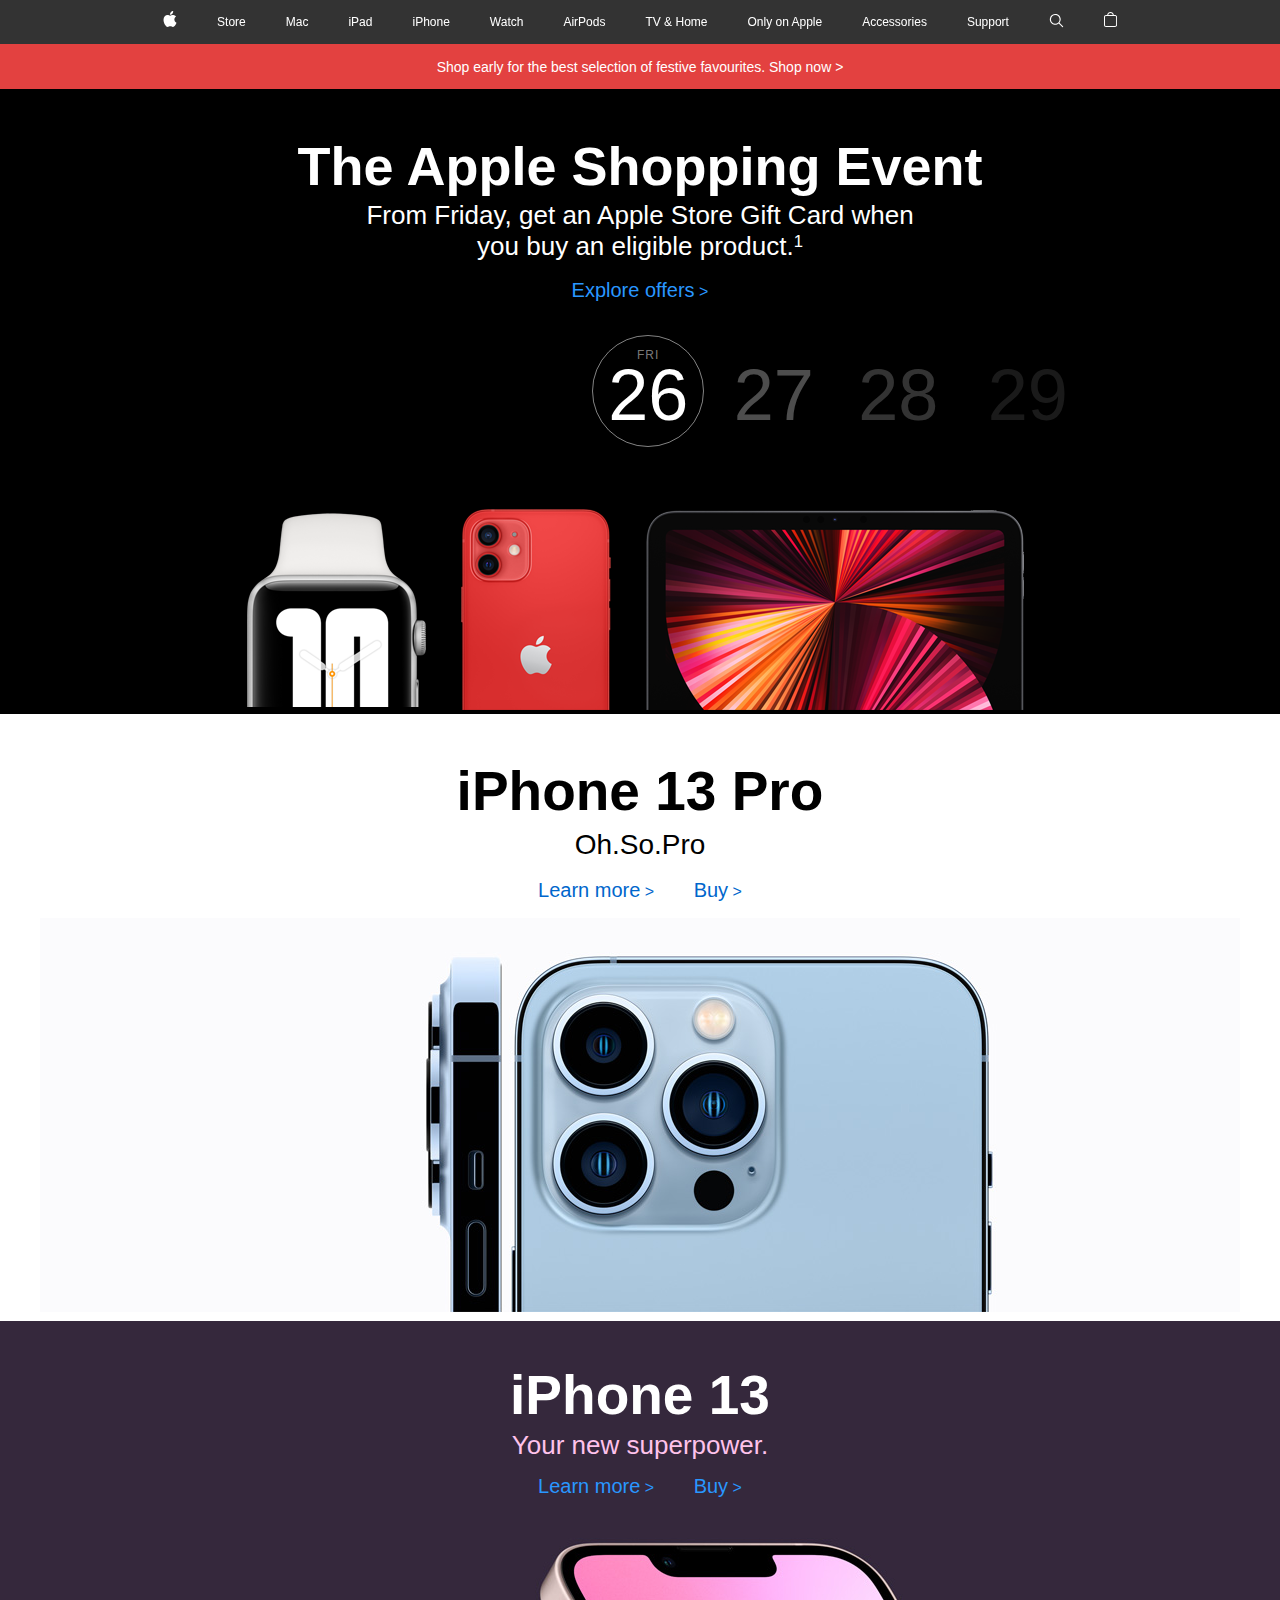
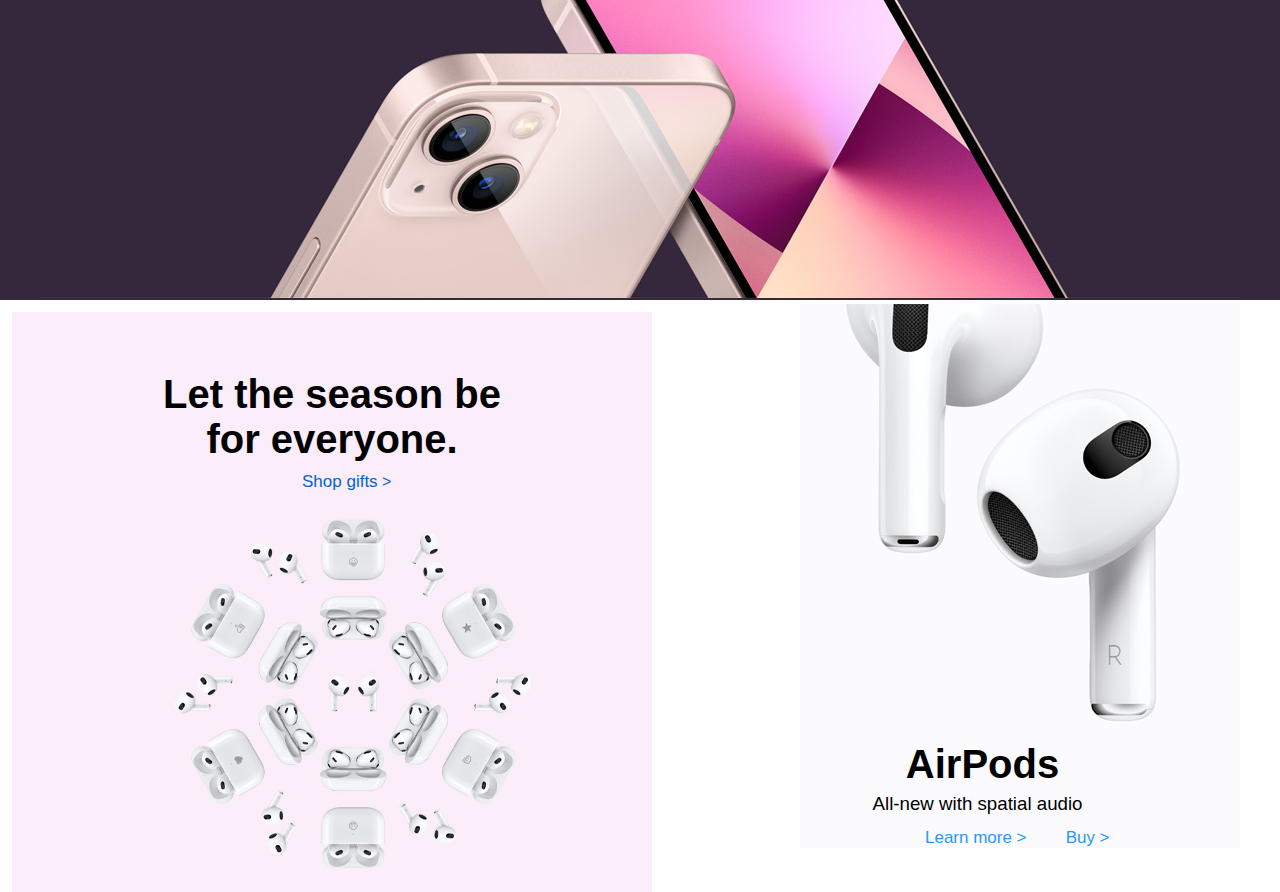
<file: index.html>
<!DOCTYPE html>
<html lang="en">
<head>
    <link rel="stylesheet" href="style.css">
    <meta charset="UTF-8">
    <meta http-equiv="X-UA-Compatible" content="IE=edge">
    <meta name="viewport" content="width=device-width, initial-scale=1.0">
    <title>Apple (United Kingdom)</title>
    <link rel="icon" href="favicon.ico"> 
</head>

<body>

    <nav>
        <a class="navItem" href=""><img src="globalnav_apple_image__b5er5ngrzxqq_large.svg" alt="apple logo icon"></a>
        <a class="navItem" href="">Store</a>
        <a class="navItem" href="">Mac</a>
        <a class="navItem" href="">iPad</a>
        <a class="navItem" href="">iPhone</a>
        <a class="navItem" href="">Watch</a>
        <a class="navItem" href="">AirPods</a>
        <a class="navItem" href="">TV & Home</a>
        <a class="navItem" href="">Only on Apple</a>
        <a class="navItem" href="">Accessories</a>
        <a class="navItem" href="">Support</a>
        <a class="navItem magGlass" href=""><img src="globalnav_search_image__cbllq1gkias2_large.svg" alt="magnifying glass icon"></a>
        <a class="navItem" href=""><img src="globalnav_bag_image__yzte50i47ciu_large.svg" alt="folder icon"></a>
    </nav>

    <div id="shopNowHead">
        <p>Shop early for the best selection of festive favourites. <a id="shopNowLink" href="">Shop now</a> <a href="">></a></p>
    </div>
    
    <section id="shoppingBox">

        <h2 id="shoppingBoxHead">The Apple Shopping Event</h2>
        <h3 id="shoppingBoxHead2">From Friday, get an Apple Store Gift Card when<br>you buy an eligible product.<a id="little1Link" href=""><sup>1</sup></a></h3>
        <a class="blueLink" href="">Explore offers</a>  <a class="blueLinkArrow" href="">></a>

        <div id="dates">

            <div id="datesCircle">
                <p id="fri">FRI</p>
                <p id="date26">26</p>
            </div>
            
            <p id="date27">27</p>
            <p id="date28">28</p>
            <p id="date29">29</p>
        
        </div>

        
        <img id="watchPic" src="hero_offer_nov26_watch__b1ocp41twlqu_mediumshort.png" alt="apple watch">
        <img id="redPhonePic" src="hero_announce_iphone12__ezxci7i3m44m_mediumshort.png" alt="iPhone 12">
        <img src="hero_announce_ipad__eri5j550vcmu_mediumshort.png" alt="iPad">
        
    </section>


    <section id="iPhone13Pro">

        <h2 id="iPhoneProHeader" class="blackText" >iPhone 13 Pro</h2>
        <h3 id="iPhoneProHeader2" class="blackText">Oh.So.Pro</h3>
            
        <div id="learnBuyiPhonePro">
            <a class="blueLink darkerBlue" href="">Learn more</a> <a class="blueLinkArrow darkerBlue learnMore" href="">></a>
            <a class="blueLink darkerBlue" href="">Buy</a> <a class="blueLinkArrow darkerBlue" href="">></a>
        </div>

    </section>

    <figure id="iPhoneProPicBox">
        <img id ="iPhoneProPic" src="hero_iphone_13pro__dhnsegysa42u_large.jpg" alt="iPhone 13 Pro">
    </figure>

    <section id="iPhone13">

        <h2 id="iPhone13Header">iPhone 13</h2>
        <h3 id="iPhone13Header2">Your new superpower.</h3>

        <div id="learnBuyiPhone">
            <a class="blueLink" href="">Learn more</a> <a class="blueLinkArrow learnMore" href="">></a>
            <a class="blueLink" href="">Buy</a> <a class="blueLinkArrow" href="">></a>
        </div>
        
        <figure id="iPhonePicBox">
            <img id="iPhonePic" src="hero_iphone_13__f194u1rdooeq_large.jpg" alt="iPhone 13">
        </figure>

    </section>
    
    <section id="mainShop">
        
        <div id="season">
            <h2 id="seasonHeader">Let the season be<br>for everyone.</h2>

            <a id="seasonLink" class="blueLink darkerBlue" href="">Shop gifts</a> <a class="darkerBlue blueLinkArrow" href="">></a>
        
            <figure id="seasonPicBox">
                <img id="seasonPic" src="promo_airpods__cbz50avh6d5y_large.jpg" alt="Macbook Star Arrangement">
            </figure>
        </div>

        <div id = "airpods">
            

            <figure id="airpodPicBox">
                <img id="airpodPic" src="tile_airpods__fuv6vgn42y2q_large.jpg" alt="airpods">
            </figure>

            <h2 id ="airpodsHeader">AirPods</h2>
            <h3 id ="airpodsHeader2">All-new with spatial audio</h3>

            <div id="learnBuyAirpod">
                <a class="blueLink smallBlueLink" href="">Learn more</a> <a class="blueLinkArrow learnMore smallBlueLink" href="">></a>
                <a class="blueLink smallBlueLink" href="">Buy</a> <a class="blueLinkArrow smallBlueLink" href="">></a>
            </div>

        </div>

    </section>






</body>
</html>
</file>
<file: style.css>
body{    
    font-family: "SF Pro Text","SF Pro Icons","Helvetica Neue","Helvetica","Arial",sans-serif;
    margin:0px;
    color: white;
}

nav{
    display:flex;
    background: rgba(0, 0, 0, 0.8);
    position: fixed;
    left:0px;
    top:0px;
    width: 100%;
    justify-content: center;   
    align-items: center;
    height: 44px;
    font-weight: 100;
    font-size: 12px; 
    overflow:hidden;
    z-index: 3;    
}

.navItem{
    padding: 20px;
    text-decoration: none;
}

a{
    color: white;    
    text-decoration: none;
}

.magGlass{
    margin-top: 45px;
}

#shopNowHead{
    display:flex;
    background-color: #E34140;
    margin-top:44px;
    font-size: 14px;
    font-weight: 500;
    height: 45px;
    align-items: center;
    justify-content: center;
}

#shopNowLink:hover{
    text-decoration: underline;
}

#shoppingBox{
    background-color: black;
    text-align: center;
    overflow:hidden;
    height:625px;
}

#shoppingBoxHead{
    padding-top: 46px;
    font-size: 54px;
    margin-top: 0px;
}

#shoppingBoxHead2{
    font-size: 26px;
    font-weight: 500;
    margin-top:-42px;
    margin-bottom: 17px;
}

#little1Link{
    font-size: 20px;
}

#little1Link:hover{    
    color: #2997ff;
}



.blueLink{     
    color: #2997ff;
    font-size: 20px;
    font-weight: 500;
}

.blueLink:hover{
    text-decoration: underline;
}

.blueLinkArrow{
    display:inline-block;
    color: #2997ff;
}

#dates{
    padding-left: 380px;
}

#datesCircle{
    color: white;
    border: solid rgba(255, 255, 255, 0.514) 1px;
    border-radius: 50%;
    width: 110px;
    height: 110px;
    text-align: center;
    margin-top:33px;
    display: inline-block;
}

#fri{
    font-size: 12px;
    color: rgba(255, 255, 255, 0.486);
    letter-spacing: 1px;
}

#date26{
    margin-top:-20px;
    font-size: 72px;
    font-weight: 500;
}



#date27{
    font-size: 72px;
    font-weight: 100;   
    margin-top: 50px;
    opacity: 0.3;
    margin-left:25px;
    display: inline-block;
}

#date28{
    font-size: 72px;
    font-weight: 100;
    opacity: 0.2;
    margin-top: 50px;
    margin-right:40px;
    display: inline-block;
    margin-left:40px;
}

#date29{
    font-size: 72px;
    font-weight: 100;
    opacity: 0.1;
    margin-top: 50px;
    display: inline-block;
    margin-left:5px;    
}

#watchPic{
    margin-left:-10px;
    padding-bottom: 38px;
    padding-right: 30px;  
    /* border: none; */
    margin-bottom: -35px;  
}

#redPhonePic{
    padding-right: 30px;
}

#iPhone13Pro{
    background-color: rgb(255, 255, 255);
    text-align: center;
}

.blackText{
    color: black;
}

#iPhoneProHeader{
    font-size: 55px;
    margin-top:45px;
}

#iPhoneProHeader2{
    font-size: 28px;
    font-weight: 500;
    margin-top:-40px;    
}

#learnBuyiPhonePro{
    margin-top: -10px;
    color: #06c;
}

.darkerBlue{
    color: #06c;
}

.learnMore{
    padding-right: 35px;    
}

#iPhoneProPicBox{    
    overflow: hidden;
    
}

#iPhoneProPic{
    margin-left:-835px;
    position:relative;
    z-index: -1;
    margin-top: -230px;
}

#iPhone13{
    background-color: rgb(53, 40, 60);
    margin-top: -40px;
    height: 579px;  
}

#iPhone13Header{
    font-size: 55px;
    text-align: center;
    padding-top: 42px;    
}

#iPhone13Header2{
    font-size: 26px;
    text-align: center;
    margin-top: -43px;
    color: rgb(254, 194, 235);
    font-weight: 500;
}

#learnBuyiPhone{
    text-align: center;
    margin-top:-12px;
}

#iPhonePicBox{
    overflow: hidden;
}

#iPhonePic{
    margin-left:-865px;
    margin-top: -240px;    
}

#mainShop{
    background-color: white;
    margin-top: -36px;
    
    
}

#season{
    background-color: rgb(251, 237, 250);
    width: 50%;
    margin-top:48px;
    margin-left:12px;
    
    
        
}

#seasonHeader{
    font-size: 40px;
    font-weight: 600;
    color: black;
    text-align: center;
    margin-bottom:10px;
    padding-top:60px;
}

#seasonLink{
margin-left: 290px;
font-size: 17px;
}

#seasonPicBox{    
    margin-top: 0px;
    height: 400px;    
    overflow: hidden;
}

#seasonPic{    
    position:relative;
    margin-top: -175px;    
    margin-left: -330px;        
}

#airpods{    
    margin-top:-620px;
    margin-left: 800px;
    overflow: hidden;  
}

#airpodPicBox{
    margin-left: -415px;    
    overflow: hidden;
     
}

#airpodsHeader{
    text-align: center;
    color: black;
    font-size: 40px;
    font-weight: 600;
    margin-top:-162px;
    margin-left: -115px;
    margin-bottom:-13px;



}

#airpodsHeader2{
    text-align: center;
    color: black;
    margin-bottom: 13px;
    font-weight: 500;
    margin-left:-125px
}

#learnBuyAirpod{
    margin-left:125px;
}

.smallBlueLink{
font-size: 17px;
}
</file>
